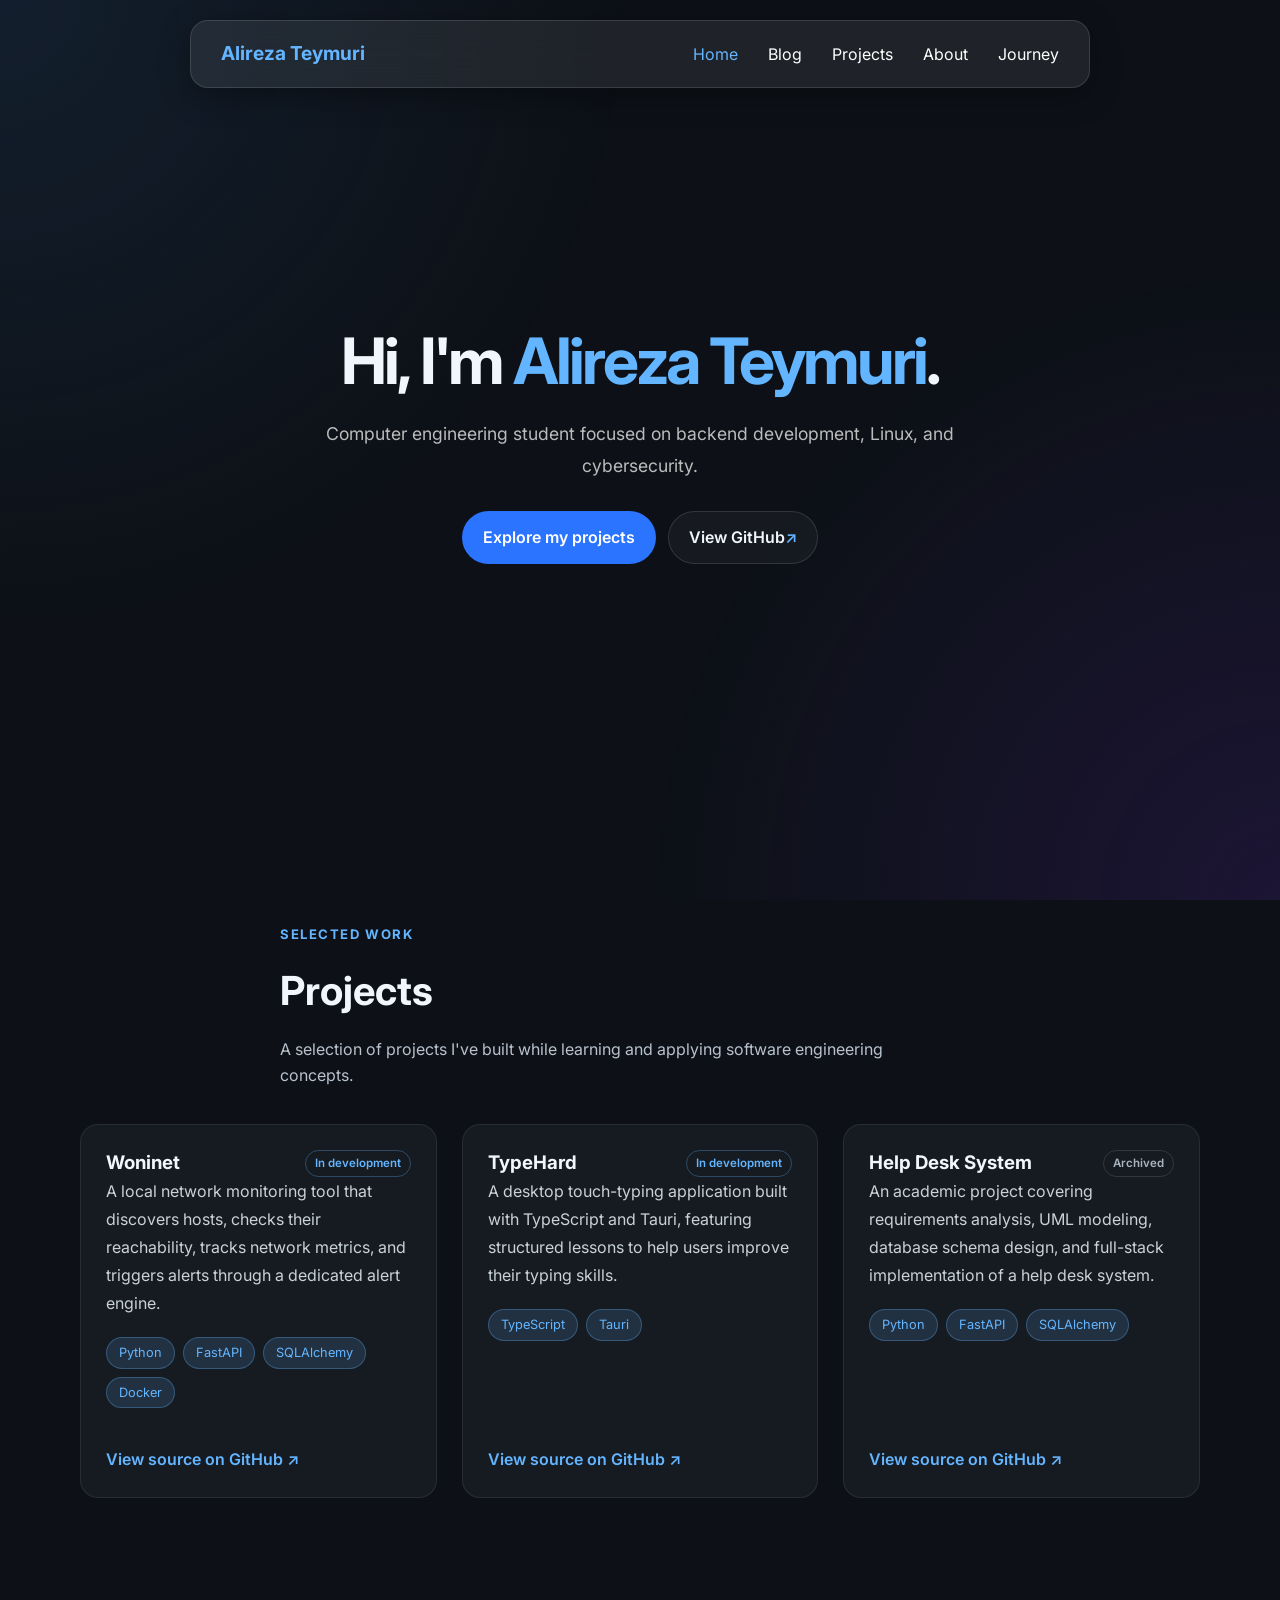
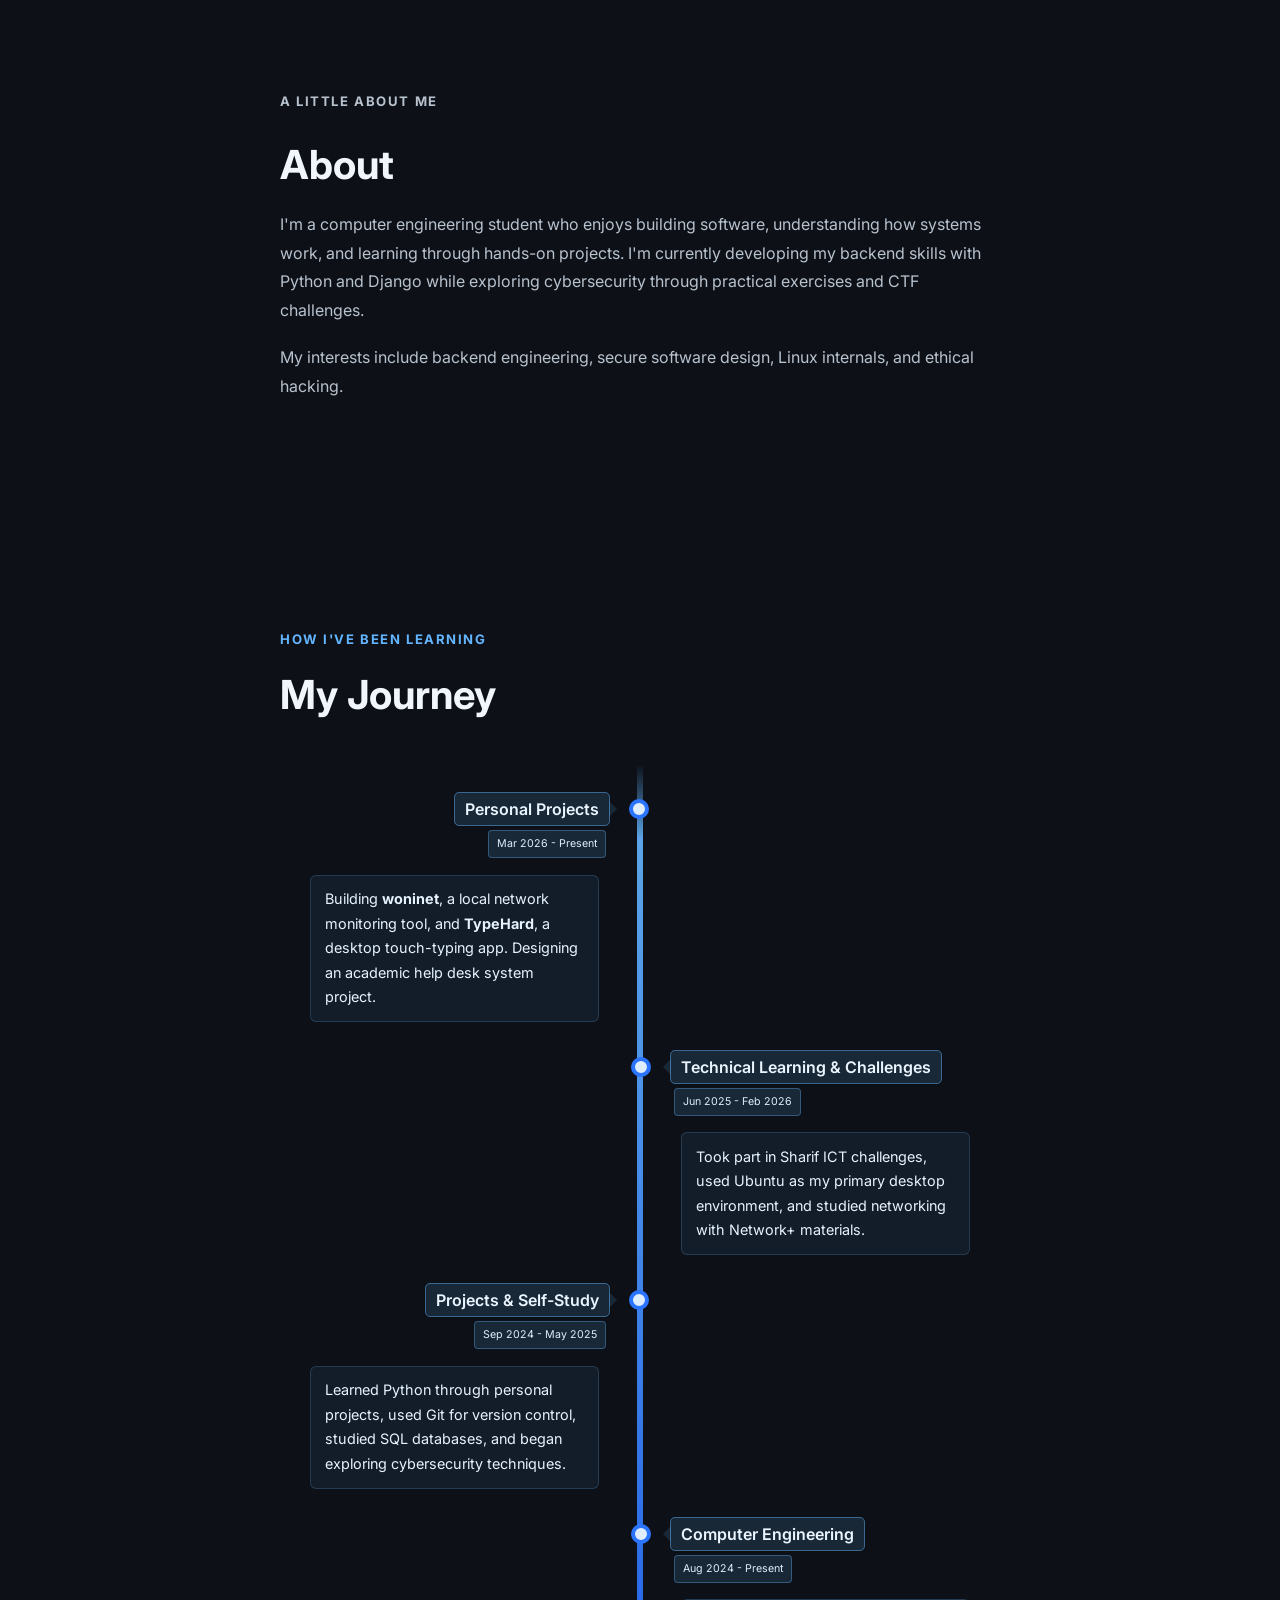
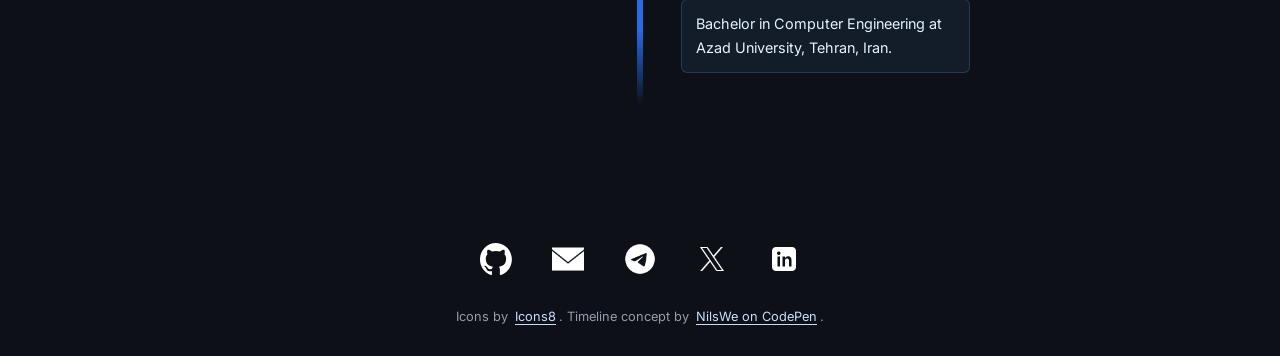
<file: index.html>
<!DOCTYPE html>
<html lang="en">
<head>
    <meta charset="UTF-8">
    <meta name="viewport" content="width=device-width, initial-scale=1">
    <meta name="description" content="Alireza Teymuri's portfolio: backend development, software projects, Linux, and cybersecurity.">
    <meta name="theme-color" content="#0d1117">
    <title>Alireza Teymuri | Portfolio</title>

    <link rel="stylesheet" href="./static/style.css">
    <link rel="preconnect" href="https://fonts.googleapis.com">
    <link rel="preconnect" href="https://fonts.gstatic.com" crossorigin>
    <link href="https://fonts.googleapis.com/css2?family=Inter:wght@400;500;600;700&display=swap" rel="stylesheet">
    <link rel="icon" href="./img/icons8-curly-brackets-16.png" type="image/png">
</head>
<body>
    <nav id="navbar" aria-label="Main navigation">
        <a class="logo" href="#home" aria-label="Alireza Teymuri — home">Alireza Teymuri</a>
        <ul>
            <li><a href="#home" class="active">Home</a></li>
            <li><a href="./blog/index.html">Blog</a></li>
            <li><a href="#projects">Projects</a></li>
            <li><a href="#about">About</a></li>
            <li><a href="#timeline">Journey</a></li>
        </ul>
    </nav>

    <main id="main-content">
        <section id="home" class="hero">
            <div class="hero-content">
                <h1>Hi, I'm <span>Alireza Teymuri</span>.</h1>
                <p class="hero-summary">Computer engineering student focused on backend development, Linux, and cybersecurity.</p>
                <div class="hero-actions">
                    <a class="button button-primary" href="#projects">Explore my projects</a>
                    <a class="button button-secondary" href="https://github.com/teymuri-alireza" target="_blank" rel="noopener noreferrer">View GitHub <span aria-hidden="true">↗</span></a>
                </div>
            </div>
        </section>

        <section id="projects" class="section">
            <div class="section-heading">
                <p class="eyebrow">Selected work</p>
                <h2>Projects</h2>
                <p>A selection of projects I've built while learning and applying software engineering concepts.</p>
            </div>

            <div class="cards">
                <article class="card">
                    <div class="card-heading">
                        <h3>Woninet</h3>
                        <span class="project-status">In development</span>
                    </div>
                    <p>A local network monitoring tool that discovers hosts, checks their reachability, tracks network metrics, and triggers alerts through a dedicated alert engine.</p>
                    <div class="tech-stack" aria-label="Technologies used">
                        <span class="tech">Python</span>
                        <span class="tech">FastAPI</span>
                        <span class="tech">SQLAlchemy</span>
                        <span class="tech">Docker</span>
                    </div>
                    <a class="project-link" href="https://github.com/woninet/woninet" target="_blank" rel="noopener noreferrer">View source on GitHub <span aria-hidden="true">↗</span></a>
                </article>

                <article class="card">
                    <div class="card-heading">
                        <h3>TypeHard</h3>
                        <span class="project-status">In development</span>
                    </div>
                    <p>A desktop touch-typing application built with TypeScript and Tauri, featuring structured lessons to help users improve their typing skills.</p>
                    <div class="tech-stack" aria-label="Technologies used">
                        <span class="tech">TypeScript</span>
                        <span class="tech">Tauri</span>
                    </div>
                    <a class="project-link" href="https://github.com/teymuri-alireza/typehard" target="_blank" rel="noopener noreferrer">View source on GitHub <span aria-hidden="true">↗</span></a>
                </article>

                <article class="card">
                    <div class="card-heading">
                        <h3>Help Desk System</h3>
                        <span class="project-status project-status-muted">Archived</span>
                    </div>
                    <p>An academic project covering requirements analysis, UML modeling, database schema design, and full-stack implementation of a help desk system.</p>
                    <div class="tech-stack" aria-label="Technologies used">
                        <span class="tech">Python</span>
                        <span class="tech">FastAPI</span>
                        <span class="tech">SQLAlchemy</span>
                    </div>
                    <a class="project-link" href="https://github.com/teymuri-alireza/help-desk-system" target="_blank" rel="noopener noreferrer">View source on GitHub <span aria-hidden="true">↗</span></a>
                </article>
            </div>
        </section>

        <section id="about" class="section about-section">
            <div class="section-heading">
                <p class="eyebrow">A little about me</p>
                <h2>About</h2>
                <p>I'm a computer engineering student who enjoys building software, understanding how systems work, and learning through hands-on projects. I'm currently developing my backend skills with Python and Django while exploring cybersecurity through practical exercises and CTF challenges.</p>
                <p>My interests include backend engineering, secure software design, Linux internals, and ethical hacking.</p>
            </div>
        </section>

        <section id="timeline" class="section journey-section">
            <div class="section-heading">
                <p class="eyebrow">How I've been learning</p>
                <h2>My Journey</h2>
            </div>
            <ol class="timeline">
                <li>
                    <div class="direction-l">
                        <div class="flag-wrapper">
                            <span class="flag">Personal Projects</span>
                            <span class="time-wrapper"><time class="time" datetime="2026-03">Mar 2026 - Present</time></span>
                        </div>
                        <div class="desc">
                            Building <strong>woninet</strong>, a local network monitoring tool, and <strong>TypeHard</strong>, a desktop touch-typing app. Designing an academic help desk system project.
                        </div>
                    </div>
                </li>
                <li>
                    <div class="direction-r">
                        <div class="flag-wrapper">
                            <span class="flag">Technical Learning &amp; Challenges</span>
                            <span class="time-wrapper"><time class="time" datetime="2025-06">Jun 2025 - Feb 2026</time></span>
                        </div>
                        <div class="desc">
                            Took part in Sharif ICT challenges, used Ubuntu as my primary desktop environment, and studied networking with Network+ materials.
                        </div>
                    </div>
                </li>
                <li>
                    <div class="direction-l">
                        <div class="flag-wrapper">
                            <span class="flag">Projects &amp; Self-Study</span>
                            <span class="time-wrapper"><time class="time" datetime="2024-09">Sep 2024 - May 2025</time></span>
                        </div>
                        <div class="desc">
                            Learned Python through personal projects, used Git for version control, studied SQL databases, and began exploring cybersecurity techniques.
                        </div>
                    </div>
                </li>
                <li>
                    <div class="direction-r">
                        <div class="flag-wrapper">
                            <span class="flag">Computer Engineering</span>
                            <span class="time-wrapper"><time class="time" datetime="2024-08">Aug 2024 - Present</time></span>
                        </div>
                        <div class="desc">Bachelor in Computer Engineering at Azad University, Tehran, Iran.</div>
                    </div>
                </li>
            </ol>
        </section>
    </main>

    <footer class="site-footer">
        <div class="social-links" aria-label="Contact and social links">
            <a href="https://github.com/teymuri-alireza" aria-label="GitHub" title="GitHub" target="_blank" rel="noopener noreferrer">
                <img src="./img/github-mark-white.svg" alt="" width="40" height="40">
            </a>
            <a href="mailto:teymuri.alireza98@gmail.com" aria-label="Email" title="Email">
                <img src="./img/icons8-email-50.png" alt="" width="40" height="40">
            </a>
            <a href="https://t.me/DevJournals" aria-label="Telegram channel (Persian)" title="Telegram channel (in Persian)" target="_blank" rel="noopener noreferrer">
                <img src="./img/icons8-telegram-50.png" alt="" width="40" height="40">
            </a>
            <a href="https://x.com/teymuri_dev" aria-label="Twitter (X)" title="Twitter (X)" target="_blank" rel="noopener noreferrer">
                <img src="./img/icons8-x-50.png" alt="" width="40" height="40">
            </a>
            <a href="https://www.linkedin.com/in/alireza-teymuri" aria-label="LinkedIn" title="LinkedIn" target="_blank" rel="noopener noreferrer">
                <img src="./img/icons8-linkedin-64.png" alt="" width="40" height="40">
            </a>
        </div>
        <p class="credits">Icons by <a href="https://icons8.com/" target="_blank" rel="noopener noreferrer">Icons8</a>. Timeline concept by <a href="https://codepen.io/NilsWe/pen/Axdozd" target="_blank" rel="noopener noreferrer">NilsWe on CodePen</a>.</p>
    </footer>

    <script src="./static/app.js" defer></script>
</body>
</html>
</file>
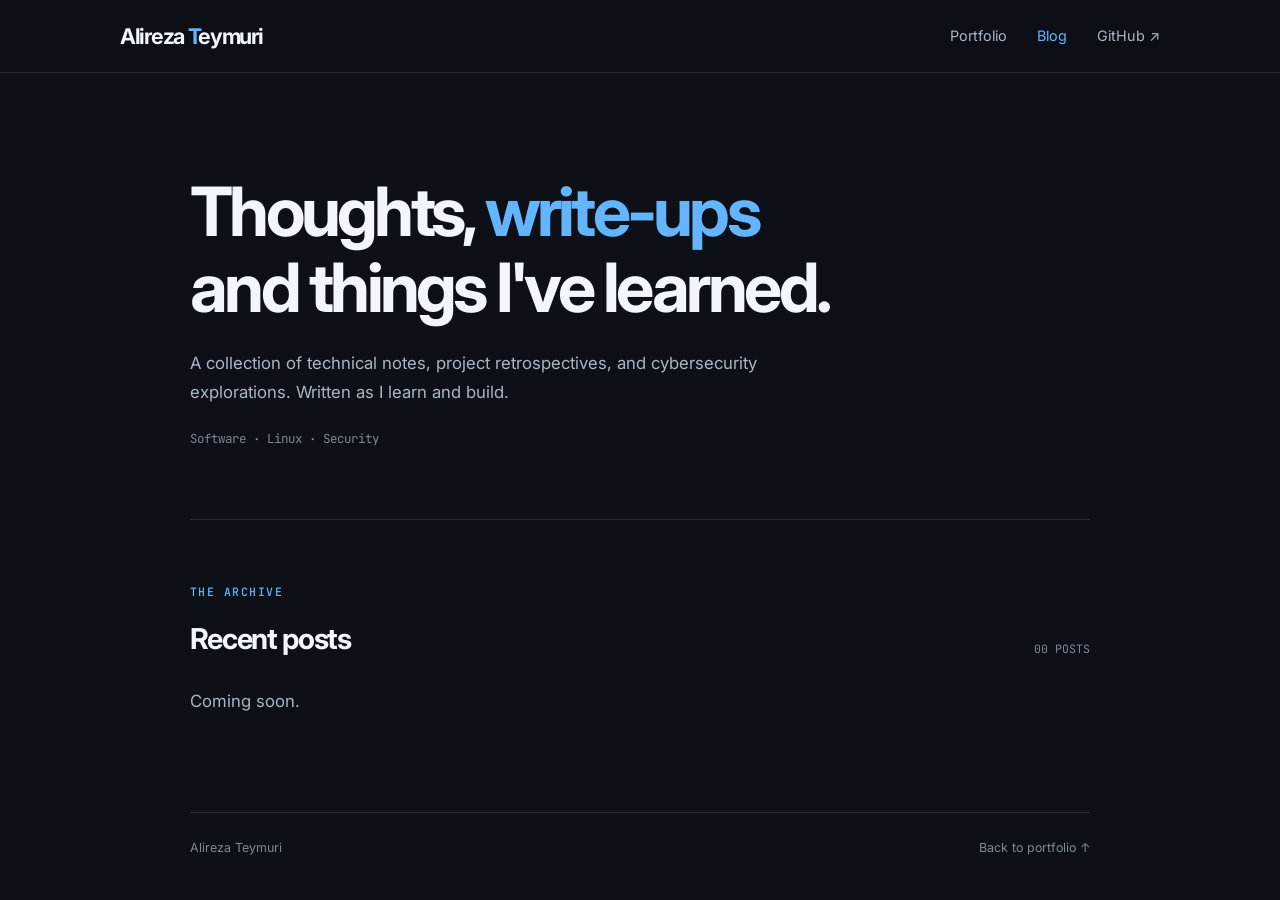
<file: blog/index.html>
<!doctype html>
<html lang="en">
<head>
    <meta charset="utf-8">
    <meta name="viewport" content="width=device-width, initial-scale=1">
    <meta name="description" content="Technical write-ups, development notes, and cybersecurity learning.">
    <meta name="theme-color" content="#0d1117">
    <title>Blog | Alireza Teymuri</title>
    <link rel="stylesheet" href="./blog.css">
    <link rel="preconnect" href="https://fonts.googleapis.com">
    <link rel="preconnect" href="https://fonts.gstatic.com" crossorigin>
    <link href="https://fonts.googleapis.com/css2?family=Inter:wght@400;500;600;700&family=JetBrains+Mono:wght@400;500&display=swap" rel="stylesheet">
    <link rel="icon" href="../img/icons8-curly-brackets-16.png" type="image/png">
</head>
<body>
<header class="site-header">
    <nav class="nav" aria-label="Main navigation">
        <a class="brand" href="../index.html">Alireza <span>T</span>eymuri</span></a>
        <div class="nav-links">
        <a href="../index.html">Portfolio</a>
        <a class="active" href="./index.html" aria-current="page">Blog</a>
        <a href="https://github.com/teymuri-alireza" target="_blank" rel="noopener noreferrer">GitHub ↗</a>
        </div>
    </nav>
</header>

<main id="content" class="wrap">
    <section class="blog-intro">
        <h1>Thoughts, <span>write-ups</span><br>and things I've learned.</h1>
        <p class="intro-copy">A collection of technical notes, project retrospectives, and cybersecurity explorations. Written as I learn and build.</p>
        <div class="intro-meta">Software · Linux · Security</div>
    </section>

    <section class="posts-section" aria-labelledby="recent-heading">
        <div class="section-bar">
            <div><p class="kicker">THE ARCHIVE</p><h2 id="recent-heading">Recent posts</h2></div>
            <span class="post-count">00 POSTS</span>
        </div>
        <p class="intro-copy">Coming soon.</p>
    </section>
</main>

<footer class="footer"><span>Alireza Teymuri</span><a href="../index.html">Back to portfolio ↑</a></footer>
</body>
</html>
</file>
<file: static/style.css>
::selection{
    background: #64b5ff;
    color: #161b22;
}

::-webkit-scrollbar {
  width: 10px;
}

::-webkit-scrollbar-track {
  background: #f1f1f1; 
}

::-webkit-scrollbar-thumb {
  background: #64b5ff; 
}

::-webkit-scrollbar-thumb:hover {
  background: #2b74ff; 
}

*{
    margin:0;
    padding:0;
    box-sizing:border-box;
}

html{
    scroll-behavior:smooth;
}

body{
    font-family:"Inter",sans-serif;
    background:#0d1117;
    color:#f4f4f4;
    overflow-x:hidden;
    cursor: url("../img/icons8-select-cursor-24.png") 0 0, auto;
}

/* Background */
body::before{
    content:"";
    position:fixed;
    inset:0;
    background:
    radial-gradient(circle at top left,#1f3b5b55,transparent 40%),
    radial-gradient(circle at bottom right,#3c1e7055,transparent 40%);
    z-index:-2;
}

/* Navbar */
nav{
    position:fixed;
    top:20px;
    left:50%;
    transform:translateX(-50%);
    width:min(900px,90%);
    padding:15px 30px;
    display:flex;
    justify-content:space-between;
    align-items:center;
    border-radius:18px;
    background:rgba(255,255,255,.08);
    backdrop-filter:blur(16px);
    -webkit-backdrop-filter:blur(16px);
    border:1px solid rgba(255,255,255,.12);
    box-shadow:0 8px 30px rgba(0,0,0,.35);
    z-index:1000;
}

.logo{
    font-size:1.2rem;
    font-weight:700;
}

nav ul{
    display:flex;
    list-style:none;
    gap:30px;
}

nav a{
    color:white;
    text-decoration:none;
    transition:.3s;
}

nav a:hover,
nav a.active{
    color:#64b5ff;
}

/* Hero */
.hero{
    min-height:100vh;
    display:flex;
    justify-content:center;
    align-items:center;
    text-align:center;
    padding:0 20px;
}

.hero h1{
    font-size:4rem;
    margin-bottom:15px;
}

.hero span{
    color:#64b5ff;
}

.hero p{
    color:#bcbcbc;
    font-size:1.1rem;
    margin-bottom:30px;
}

button{
    padding:14px 32px;
    border:none;
    border-radius:50px;
    background:#2b74ff;
    color:white;
    cursor:pointer;
    transition:.3s;
}

button:hover{
    transform:translateY(-3px);
    background:#4388ff;
}

/* Sections */
section{
    padding:120px 10%;
}

section h2{
    font-size:2.5rem;
    margin-bottom:40px;
}

/* Cards */
.cards{
    display:grid;
    grid-template-columns:repeat(auto-fit,minmax(260px,1fr));
    gap:25px;
}

.card{
    background:#161b22;
    border:1px solid rgba(255,255,255,.08);
    border-radius:18px;
    padding:25px;
    transition:.3s;
}

.card:hover{
    transform:translateY(-8px);
    border-color:#2b74ff;
}

.card a{
    display:inline-block;
    margin-top:20px;
    color:#64b5ff;
    text-decoration:none;
}

.card .in_development{
    color: #8b949e;
}

.card .archived_project {
    color: #8b949e;
    font-weight: 100;
    font-size: 1rem;
}

/* Stack Badges */
.tech-stack {
    display: flex;
    flex-wrap: wrap;
    gap: 8px;
    margin: 18px 0;
}

.tech {
    padding: 5px 12px;
    border-radius: 999px;
    font-size: 0.8rem;
    background: rgba(100, 181, 255, 0.15);
    color: #64b5ff;
    border: 1px solid rgba(100, 181, 255, 0.3);
}

/* About */
#about p {
    max-width:800px;
    line-height:1.8;
    color:#cfcfcf;
}

/* Timeline */

.timeline {
    position: relative;
    width: 660px;
    margin: 0 auto;
    margin-top: 20px;
    padding: 1em 0;
    list-style-type: none;
}

.timeline:before {
    position: absolute;
    left: 50%;
    top: 0;
    content: ' ';
    display: block;
    width: 6px;
    height: 100%;
    margin-left: -3px;
    background: rgba(100, 181, 255, 0.2);
    background: -moz-linear-gradient(top, rgba(100,181,255,0) 0%, rgba(100,181,255,0.9) 8%, rgba(43,116,255,0.9) 92%, rgba(100,181,255,0) 100%);
    background: -webkit-gradient(linear, left top, left bottom, color-stop(0%,rgba(100,181,255,0)), color-stop(8%,rgba(100,181,255,0.9)), color-stop(92%,rgba(43,116,255,0.9)), color-stop(100%,rgba(100,181,255,0)));
    background: -webkit-linear-gradient(top, rgba(100,181,255,0) 0%, rgba(100,181,255,0.9) 8%, rgba(43,116,255,0.9) 92%, rgba(100,181,255,0) 100%);
    background: -o-linear-gradient(top, rgba(100,181,255,0) 0%, rgba(100,181,255,0.9) 8%, rgba(43,116,255,0.9) 92%, rgba(100,181,255,0) 100%);
    background: -ms-linear-gradient(top, rgba(100,181,255,0) 0%, rgba(100,181,255,0.9) 8%, rgba(43,116,255,0.9) 92%, rgba(100,181,255,0) 100%);
    background: linear-gradient(to bottom, rgba(100,181,255,0) 0%, rgba(100,181,255,0.9) 8%, rgba(43,116,255,0.9) 92%, rgba(100,181,255,0) 100%);

    z-index: 5;
}

.timeline li {
    padding: 1em 0;
}

.timeline li:after {
    content: "";
    display: block;
    height: 0;
    clear: both;
    visibility: hidden;
}

.direction-l {
    position: relative;
    width: 300px;
    float: left;
    text-align: right;
}

.direction-r {
    position: relative;
    width: 300px;
    float: right;
}

.flag-wrapper {
    position: relative;
    display: inline-block;
    
    text-align: center;
}

.flag {
    position: relative;
    display: inline;
    background: rgba(100, 181, 255, 0.14);
    color: #eaf5ff;
    padding: 6px 10px;
    border: 1px solid rgba(100, 181, 255, 0.45);
    border-radius: 5px;
    
    font-weight: 600;
    text-align: left;
}

.direction-l .flag {
    -webkit-box-shadow: -1px 1px 1px rgba(0,0,0,0.15), 0 0 1px rgba(0,0,0,0.15);
    -moz-box-shadow: -1px 1px 1px rgba(0,0,0,0.15), 0 0 1px rgba(0,0,0,0.15);
    box-shadow: -1px 1px 1px rgba(0,0,0,0.15), 0 0 1px rgba(0,0,0,0.15);
}

.direction-r .flag {
    -webkit-box-shadow: 1px 1px 1px rgba(0,0,0,0.15), 0 0 1px rgba(0,0,0,0.15);
    -moz-box-shadow: 1px 1px 1px rgba(0,0,0,0.15), 0 0 1px rgba(0,0,0,0.15);
    box-shadow: 1px 1px 1px rgba(0,0,0,0.15), 0 0 1px rgba(0,0,0,0.15);
}

.direction-l .flag:before,
.direction-r .flag:before {
    position: absolute;
    top: 50%;
    right: -40px;
    content: ' ';
    display: block;
    width: 12px;
    height: 12px;
    margin-top: -10px;
    background: #dfeeff;
    border-radius: 10px;
    border: 4px solid #2b74ff;
    z-index: 10;
}

.direction-r .flag:before {
    left: -40px;
}

.direction-l .flag:after {
    content: "";
    position: absolute;
    left: 100%;
    top: 50%;
    height: 0;
    width: 0;
    margin-top: -8px;
    border: solid transparent;
    border-left-color: rgba(100, 181, 255, 0.14);
    border-width: 8px;
    pointer-events: none;
}

.direction-r .flag:after {
    content: "";
    position: absolute;
    right: 100%;
    top: 50%;
    height: 0;
    width: 0;
    margin-top: -8px;
    border: solid transparent;
    border-right-color: rgba(100, 181, 255, 0.14);
    border-width: 8px;
    pointer-events: none;
}

.time-wrapper {
    display: block;
    margin-top: 0.5em;
    padding: 0.2em 0.4em;
    line-height: 1em;
    font-size: 0.66666em;
    color: #64b5ff;
}

.direction-l .time-wrapper {
    float: none;
    text-align: right;
}

.direction-r .time-wrapper {
    float: none;
    text-align: left;
}

.time {
  display: inline-block;
  padding: 5px 8px;
  background: rgba(100, 181, 255, 0.14);
  border: 1px solid rgba(100, 181, 255, 0.35);
  border-radius: 4px;
  color: #dfeeff;
}

.desc {
  margin: 1em 0.75em 0 0;
  padding: 0.8em 1em;
  background: rgba(100, 181, 255, 0.08);
  border: 1px solid rgba(100, 181, 255, 0.2);
  border-radius: 6px;
  color: #e6f3ff;
  font-size: 0.77777em;
  font-style: italic;
  line-height: 1.5em;
  text-align: left;
}

.direction-l .desc {
  text-align: left;
}

.direction-r .desc {
  margin: 1em 0 0 0.75em;
  text-align: left;
}

/* ================ Timeline Media Queries ================ */

@media screen and (max-width: 660px) {

    .timeline {
        width: 100%;
        padding: 4em 0 1em 0;
    }

    .timeline li {
        padding: 2em 0;
    }

    .direction-l,
    .direction-r {
        float: none;
        width: 100%;

        text-align: center;
    }

    .flag-wrapper {
        text-align: center;
    }

    .flag {
        background: rgba(100, 181, 255, 0.12);
        border: 1px solid rgba(100, 181, 255, 0.5);
        color: #edf7ff;
        z-index: 15;
    }

    .direction-l .flag:before,
    .direction-r .flag:before {
        position: absolute;
        top: -30px;
        left: 50%;
        content: ' ';
        display: block;
        width: 12px;
        height: 12px;
        margin-left: -9px;
        background: #dfeeff;
        border-radius: 10px;
        border: 4px solid #2b74ff;
        z-index: 10;
    }

    .direction-l .flag:after,
    .direction-r .flag:after {
        content: "";
        position: absolute;
        left: 50%;
        top: -8px;
        height: 0;
        width: 0;
        margin-left: -8px;
        border: solid transparent;
        border-bottom-color: rgba(100, 181, 255, 0.12);
        border-width: 8px;
        pointer-events: none;
    }

    .time-wrapper {
        display: block;
        position: relative;
        margin: 0.6em 0 0 0;
        padding: 0.2em 0.6em;
        z-index: 14;
    }

    .direction-l .time-wrapper {
        float: none;
        text-align: center;
    }

    .direction-r .time-wrapper {
        float: none;
        text-align: center;
    }

    .desc {
        position: relative;
        margin: 1em 0 0 0;
        padding: 0.9em 1em;
        background: rgba(100, 181, 255, 0.08);
        border: 1px solid rgba(100, 181, 255, 0.2);
        border-radius: 6px;
        color: #e6f3ff;
        -webkit-box-shadow: 0 0 1px rgba(100,181,255,0.20);
        -moz-box-shadow: 0 0 1px rgba(100,181,255,0.20);
        box-shadow: 0 0 1px rgba(100,181,255,0.20);
        
        z-index: 15;
    }

    .direction-l .desc,
    .direction-r .desc {
        position: relative;
        margin: 1em 1em 0 1em;
        padding: 1em;
        text-align: left;
        z-index: 15;
    }

}

/* Footer */

footer{
    padding:40px;
    text-align:center;
    color:#888;
}

footer a{
    color: transparent;
    margin-left: 5px;
    margin-right: 5px;
}

footer img{
    width: 40px;
}

/* Responsive */
@media(max-width:700px){

    nav{
        flex-direction:column;
        gap:15px;
    }

    nav ul{
        gap:15px;
        flex-wrap:wrap;
        justify-content:center;
    }

    .hero h1{
        font-size:2.7rem;
    }

}

/* Portfolio refinements: accessible focus, responsive layout, and clearer hierarchy */
:root {
    color-scheme: dark;
    --page-bg: #0d1117;
    --surface: #161b22;
    --text: #f0f6fc;
    --muted: #b8c2ce;
    --accent: #64b5ff;
    --accent-strong: #2b74ff;
    --border: rgba(255, 255, 255, .12);
}

html { scroll-padding-top: 110px; }
body { color: var(--text); line-height: 1.65; }
a { -webkit-tap-highlight-color: transparent; }
a:focus-visible, button:focus-visible {
    outline: 3px solid var(--accent);
    outline-offset: 4px;
}
.skip-link {
    position: absolute;
    top: -100px;
    left: 16px;
    z-index: 2000;
    padding: 10px 14px;
    color: #0d1117;
    background: #fff;
    border-radius: 8px;
}
.skip-link:focus { top: 12px; }

nav { gap: 24px; }
.logo { color: var(--text); text-decoration: none; white-space: nowrap; }
nav a { min-height: 24px; }
nav ul { align-items: center; }
nav ul a { display: inline-block; padding: 5px 0; }

.hero { min-height: 92vh; padding: 150px 20px 90px; }
.hero-content { width: min(850px, 100%); }
.eyebrow {
    margin-bottom: 12px;
    color: var(--accent);
    font-size: .82rem;
    font-weight: 700;
    letter-spacing: .12em;
    text-transform: uppercase;
}
.hero h1 { line-height: 1.15; letter-spacing: -.045em; }
.hero-summary {
    max-width: 680px;
    margin: 20px auto 30px;
    color: var(--muted);
    font-size: clamp(1rem, 2vw, 1.2rem);
    line-height: 1.8;
}
.hero-actions {
    display: flex;
    flex-wrap: wrap;
    justify-content: center;
    gap: 12px;
}
.button {
    display: inline-flex;
    align-items: center;
    justify-content: center;
    min-height: 46px;
    padding: 12px 20px;
    border: 1px solid transparent;
    border-radius: 999px;
    font-weight: 600;
    text-decoration: none;
    transition: transform .2s ease, background-color .2s ease, border-color .2s ease;
}
.button:hover { transform: translateY(-2px); }
.button-primary { background: var(--accent-strong); color: white; }
.button-primary:hover { background: #4388ff; }
.button-secondary { background: rgba(255,255,255,.04); color: var(--text); border-color: var(--border); }
.button-secondary:hover { border-color: var(--accent); }

section.section { padding: 96px max(6%, calc((100% - 1120px) / 2)); }
.section-heading { max-width: 720px; margin: 0 auto 36px; }
.section-heading h2 { margin-bottom: 12px; }
.section-heading > p:last-child { color: var(--muted); max-width: 650px; }
.cards { grid-template-columns: repeat(auto-fit, minmax(min(100%, 280px), 1fr)); align-items: stretch; }
.card { display: flex; flex-direction: column; min-width: 0; }
.card:hover { transform: translateY(-4px); }
.card-heading { display: flex; align-items: flex-start; justify-content: space-between; flex-wrap: wrap; gap: 10px; }
.card h3 { line-height: 1.35; }
.card p { color: #c9d1d9; line-height: 1.75; }
.project-status {
    display: inline-block;
    padding: 3px 9px;
    border: 1px solid rgba(100,181,255,.3);
    border-radius: 999px;
    color: var(--accent);
    font-size: .72rem;
    font-weight: 600;
    white-space: nowrap;
}
.project-status-muted { color: #aab4bf; border-color: var(--border); }
.tech-stack { margin: 20px 0; }
.tech { line-height: 1.5; }
.card .project-link { margin-top: auto; padding-top: 18px; font-weight: 600; }
.card a:hover, .site-footer a:hover { color: #a8d7ff; text-decoration: underline; text-underline-offset: 4px; }

.about-copy { max-width: 800px; }
#about p { color: var(--muted); margin-bottom: 18px; }
#about p:last-child { margin-bottom: 0; }

.timeline { max-width: 660px; }
.timeline .desc { font-style: normal; font-size: .9rem; line-height: 1.7; }
.timeline .flag { line-height: 1.5; }
.timeline .time { line-height: 1.5; }
.journey-section { overflow: clip; }

.site-footer { padding: 36px 20px 28px; }
.social-links {
    display: flex;
    justify-content: center;
    align-items: center;
    gap: 18px;
    margin-bottom: 24px;
}
.social-links a {
    display: inline-flex;
    align-items: center;
    justify-content: center;
    min-width: 44px;
    min-height: 44px;
    color: var(--text);
    border-radius: 8px;
}
.social-links img { display: block; width: 32px; height: 32px; object-fit: contain; }
.credits { color: #929eaa; font-size: .8rem; line-height: 1.8; }
.credits a { color: #c7dfff; text-decoration: underline; text-underline-offset: 3px; margin: 0 3px; }

@media (max-width: 700px) {
    nav {
        top: 10px;
        width: calc(100% - 24px);
        padding: 12px 16px;
        flex-direction: column;
        gap: 6px;
    }
    .logo { font-size: 1.05rem; }
    nav ul { gap: clamp(12px, 4vw, 22px); }
    nav ul a { font-size: .9rem; }
    .hero { min-height: 80vh; padding: 160px 22px 72px; }
    .hero h1 { font-size: clamp(2.3rem, 9vw, 3rem); }
    section.section { padding: 72px 22px; }
    section h2 { font-size: 2rem; margin-bottom: 24px; }
    .section-heading { margin-bottom: 28px; }
    .cards { grid-template-columns: 1fr; gap: 16px; }
    .card { padding: 22px; }
    .timeline { padding-top: 2.5em; }
}

@media (prefers-reduced-motion: reduce) {
    html { scroll-behavior: auto; }
    *, *::before, *::after {
        animation-duration: .01ms !important;
        animation-iteration-count: 1 !important;
        transition-duration: .01ms !important;
        scroll-behavior: auto !important;
    }
}
</file>
<file: blog/blog.css>
/* Blog theme: consistent with the portfolio's dark navy and blue accent */
:root {
  color-scheme: dark;
  --bg: #0d1117;
  --surface: #161b22;
  --surface-raised: #1b222c;
  --text: #f0f6fc;
  --muted: #aab6c4;
  --soft: #7d8997;
  --accent: #64b5ff;
  --line: rgba(255,255,255,.10);
  --line-blue: rgba(100,181,255,.25);
}
* { box-sizing: border-box; }
html { scroll-behavior: smooth; scroll-padding-top: 90px; }
body { margin: 0; background: var(--bg); color: var(--text); font-family: Inter, sans-serif; line-height: 1.7; }
a { color: inherit; text-decoration: none; }
a:focus-visible { outline: 3px solid var(--accent); outline-offset: 4px; border-radius: 3px; }
::selection { background: var(--accent); color: #0d1117; }
.skip-link { position:absolute; top:-100px; left:16px; z-index:10; padding:10px 14px; background:white; color:#0d1117; border-radius:8px; }
.skip-link:focus { top:12px; }
.site-header { position:sticky; top:0; z-index:5; background:rgba(13,17,23,.86); backdrop-filter:blur(16px); border-bottom:1px solid var(--line); }
.nav { width:min(1040px, calc(100% - 40px)); min-height:72px; margin:auto; display:flex; align-items:center; justify-content:space-between; gap:20px; }
.brand { font-size:1.35rem; font-weight:700; letter-spacing:-.06em; }
.brand span,.accent { color:var(--accent); }
.nav-links { display:flex; gap:clamp(16px, 3vw, 30px); align-items:center; color:var(--muted); font-size:.9rem; }
.nav-links a:hover,.nav-links .active { color:var(--accent); }
.wrap { width:min(900px, calc(100% - 40px)); margin:auto; }
.blog-intro { padding:100px 0 72px; border-bottom:1px solid var(--line); }
.kicker { color:var(--accent); font:500 .72rem/1.4 "JetBrains Mono",monospace; letter-spacing:.13em; margin:0 0 14px; }
.blog-intro h1 { font-size:clamp(2.5rem, 6vw, 4.25rem); line-height:1.12; letter-spacing:-.055em; margin:0; max-width:800px; }
.blog-intro h1 span { color:var(--accent); }
.intro-copy { max-width:620px; margin:24px 0; color:var(--muted); font-size:1.05rem; }
.intro-meta { display:flex; align-items:center; flex-wrap:wrap; gap:10px; color:var(--soft); font: .78rem "JetBrains Mono",monospace; }
.status-dot { width:7px; height:7px; border-radius:50%; background:#7bd88f; box-shadow:0 0 10px #7bd88f55; }
.separator { color:#465363; }
.posts-section { padding:64px 0 72px; }
.section-bar { display:flex; align-items:end; justify-content:space-between; gap:20px; margin-bottom:24px; }
.section-bar h2 { margin:0; font-size:1.8rem; letter-spacing:-.04em; }
.post-count { color:var(--soft); font: .72rem "JetBrains Mono",monospace; padding-bottom:7px; }
.post-list { border-top:1px solid var(--line); }
.post-card { padding:28px 24px; border-bottom:1px solid var(--line); margin:0 -24px; transition:background .18s ease; }
.post-card:hover { background:linear-gradient(90deg, rgba(100,181,255,.055), transparent); }
.post-topline { display:flex; align-items:center; flex-wrap:wrap; gap:12px; color:var(--soft); font: .7rem "JetBrains Mono",monospace; letter-spacing:.04em; }
.tag { color:var(--accent); border:1px solid var(--line-blue); border-radius:4px; padding:2px 7px; font-size:.65rem; }
.reading-time { margin-left:auto; }
.post-title { display:block; margin:14px 0 8px; font-size:clamp(1.25rem, 3vw, 1.65rem); line-height:1.35; letter-spacing:-.035em; font-weight:600; }
.post-title span { color:var(--accent); font-size:.85em; opacity:.65; }
.post-title:hover { color:#c5e4ff; }
.post-excerpt { color:var(--muted); margin:0; max-width:700px; font-size:.95rem; }
.post-bottom { display:flex; justify-content:space-between; align-items:center; gap:16px; margin-top:20px; }
.post-kind { color:var(--soft); font-size:.78rem; }
.read-link { color:var(--accent); font-size:.85rem; font-weight:600; white-space:nowrap; }
.read-link:hover { text-decoration:underline; text-underline-offset:4px; }
.newsletter-note { display:flex; gap:20px; align-items:flex-start; padding:24px; margin-bottom:70px; border:1px solid var(--line-blue); background:rgba(100,181,255,.045); border-radius:12px; }
.note-mark { color:var(--accent); font-size:1.5rem; }
.newsletter-note h2 { margin:0 0 6px; font-size:1.05rem; }
.newsletter-note p { color:var(--muted); margin:0; font-size:.88rem; }
.footer { width:min(900px, calc(100% - 40px)); margin:auto; padding:24px 0 32px; border-top:1px solid var(--line); display:flex; justify-content:space-between; gap:18px; flex-wrap:wrap; color:var(--soft); font-size:.78rem; }
.footer a:hover { color:var(--accent); }
.article-wrap { width:min(960px, calc(100% - 40px)); margin:0 auto; }
.back-link { display:inline-block; margin:42px 0 24px; color:var(--muted); font-size:.85rem; }
.back-link:hover { color:var(--accent); }
.article-header { max-width:760px; padding:12px 0 40px; }
.article-header h1 { margin:20px 0 16px; font-size:clamp(2.3rem, 5.5vw, 3.8rem); line-height:1.13; letter-spacing:-.055em; }
.article-deck { color:var(--muted); font-size:1.15rem; line-height:1.75; margin:0 0 28px; }
.author-row { display:flex; align-items:center; gap:12px; color:var(--text); }
.avatar { display:grid; place-items:center; width:38px; height:38px; border:1px solid var(--line-blue); background:var(--surface); color:var(--accent); border-radius:50%; font:500 .8rem "JetBrains Mono",monospace; }
.author-row strong { display:block; font-size:.85rem; }
.author-row small { display:block; color:var(--soft); font-size:.75rem; }
.article-figure { margin:24px 0 44px; }
.article-figure img { width:100%; height:auto; border:1px solid var(--line); border-radius:12px; }
.article-figure figcaption { text-align:center; color:var(--soft); font-size:.78rem; margin-top:10px; }
.article-layout { display:grid; grid-template-columns:160px minmax(0, 680px); gap:50px; align-items:start; justify-content:space-between; padding:32px 0 56px; border-top:1px solid var(--line); }
.article-aside { position:sticky; top:100px; color:var(--soft); font-size:.78rem; }
.aside-label { color:var(--accent); font: .68rem "JetBrains Mono",monospace; letter-spacing:.1em; }
.article-aside p { margin:8px 0 20px; }
.aside-rule { display:block; height:1px; background:var(--line); margin:20px 0; }
.prose { min-width:0; color:#cbd5df; font-size:1rem; line-height:1.85; overflow-wrap:anywhere; }
.prose p { margin:0 0 22px; }
.prose .lead { color:#e3ebf3; font-size:1.12rem; }
.prose h2 { color:var(--text); margin:44px 0 14px; font-size:1.65rem; line-height:1.3; letter-spacing:-.035em; }
.prose h3 { color:var(--text); margin:32px 0 12px; font-size:1.2rem; }
.prose a { color:var(--accent); text-decoration:underline; text-decoration-color:#64b5ff66; text-underline-offset:3px; }
.prose a:hover { text-decoration-color:var(--accent); }
.prose ul,.prose ol { padding-left:1.4rem; margin:0 0 24px; }
.prose li { padding-left:.25rem; margin:6px 0; }
.prose blockquote { margin:28px 0; padding:4px 0 4px 20px; border-left:3px solid var(--accent); color:#e3ebf3; }
.prose blockquote p { margin:0; }
.prose code { font-family:"JetBrains Mono",monospace; font-size:.86em; color:#b9dcff; background:#1b2633; border:1px solid #293746; border-radius:4px; padding:.15em .35em; }
.prose pre { overflow-x:auto; padding:18px; margin:24px 0; background:#090d12; border:1px solid var(--line); border-radius:10px; line-height:1.65; }
.prose pre code { padding:0; background:none; border:0; color:#d7e5f3; }
.prose hr { border:0; border-top:1px solid var(--line); margin:40px 0; }
.closing-note { color:var(--soft); font-size:.88rem; font-style:italic; }
.article-pagination { display:flex; justify-content:space-between; gap:18px; padding:24px 0 48px; border-top:1px solid var(--line); color:var(--accent); font-size:.85rem; }
.article-pagination a:hover { text-decoration:underline; text-underline-offset:4px; }
@media (max-width:700px) {
  .nav { width:calc(100% - 28px); min-height:64px; }
  .nav-links { gap:14px; font-size:.82rem; }
  .blog-intro { padding:68px 0 52px; }
  .posts-section { padding:48px 0; }
  .post-card { padding:24px 16px; margin:0 -16px; }
  .post-bottom { align-items:flex-start; }
  .newsletter-note { padding:18px; margin-bottom:48px; }
  .article-layout { grid-template-columns:1fr; gap:18px; padding-top:24px; }
  .article-aside { position:static; display:flex; flex-wrap:wrap; align-items:center; gap:8px 12px; }
  .article-aside p { margin:0; }
  .aside-rule { display:none; }
  .article-header { padding-bottom:28px; }
  .article-header h1 { font-size:clamp(2rem, 9vw, 3rem); }
  .article-deck { font-size:1rem; }
  .prose { font-size:.96rem; }
  .prose h2 { font-size:1.45rem; margin-top:36px; }
  .article-pagination { flex-direction:column; }
}
@media (prefers-reduced-motion:reduce) {
  html { scroll-behavior:auto; }
  *,*::before,*::after { animation-duration:.01ms!important; transition-duration:.01ms!important; }
}
</file>
